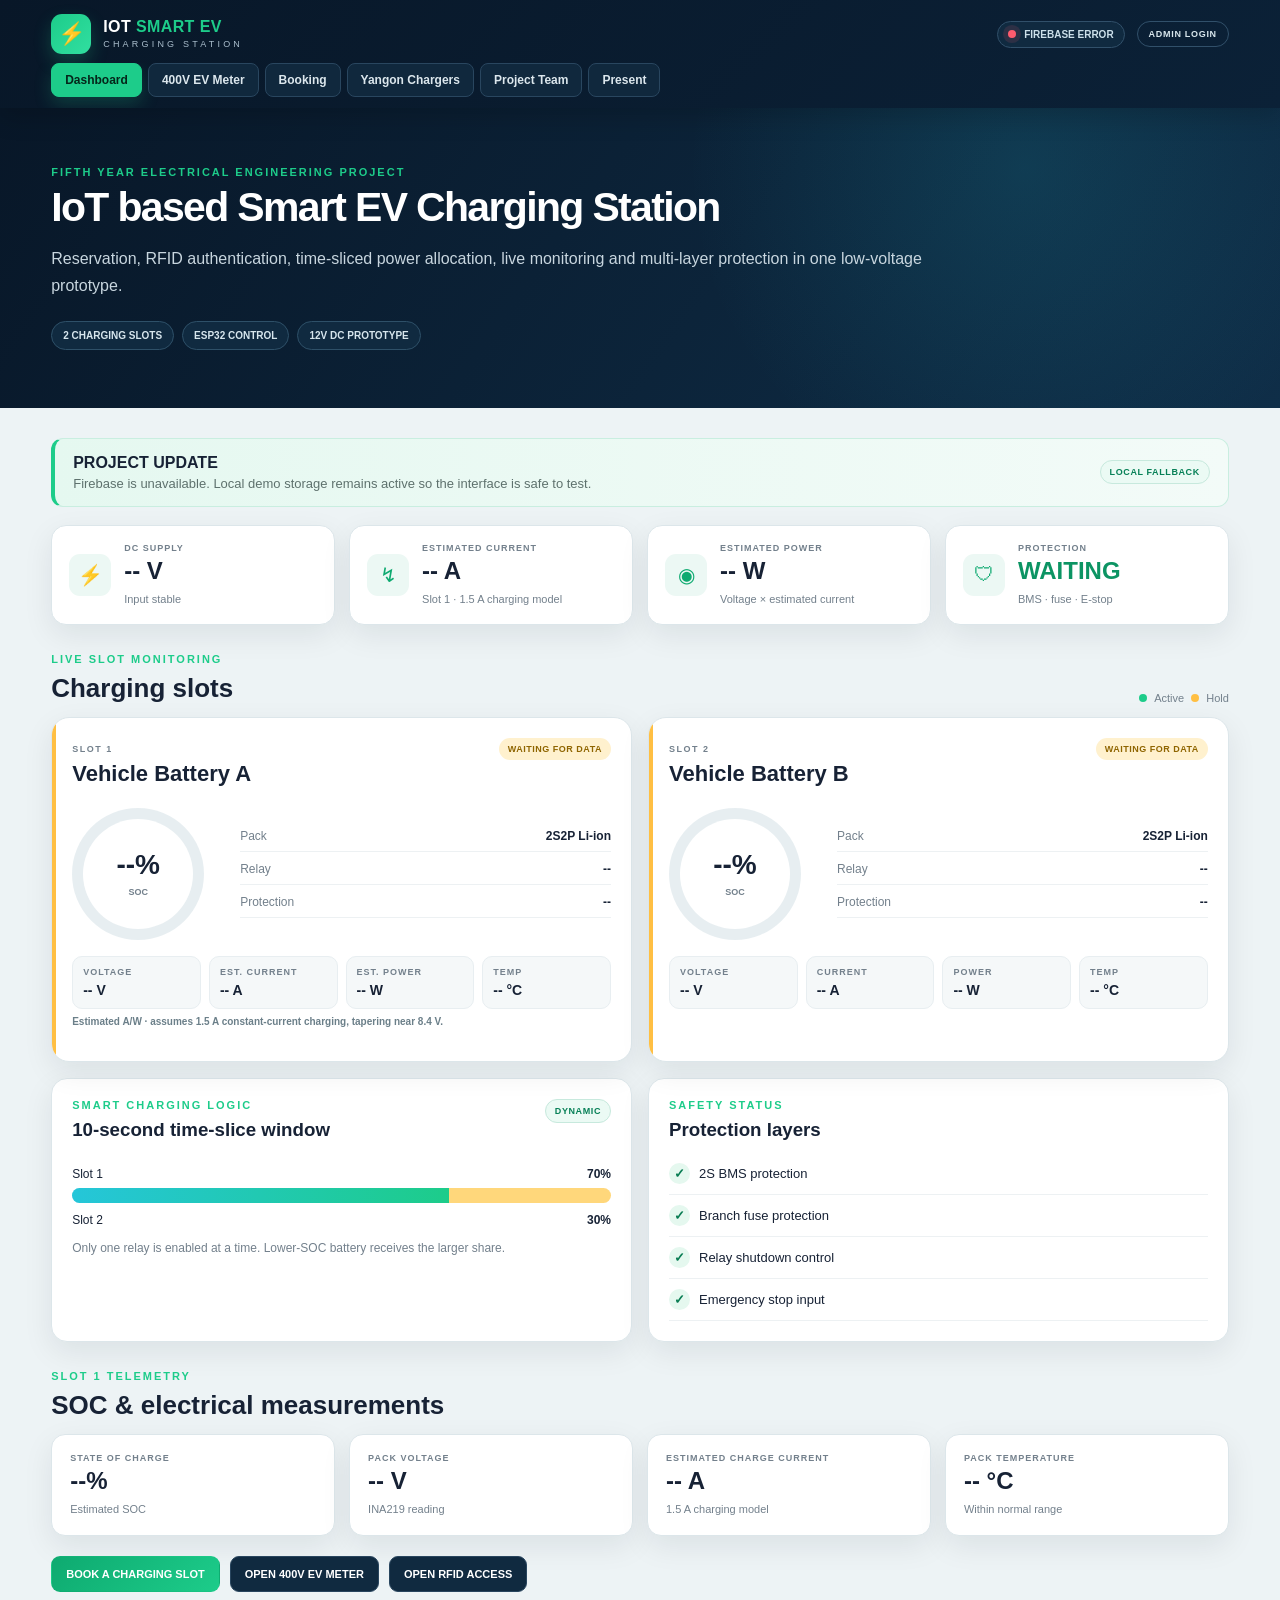
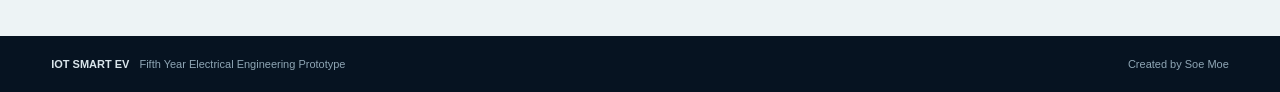
<file: index.html>
<!doctype html>
<html lang="en">
<head>
  <meta charset="utf-8">
  <meta name="viewport" content="width=device-width,initial-scale=1">
  <meta name="theme-color" content="#081728">
  <title>IOT Smart EV Charging Station</title>
  <meta name="description" content="IoT based Smart EV Charging Station - Fifth Year Electrical Engineering Project">
  <link rel="stylesheet" href="style.css?v=20261007-stability-v17">
</head>
<body>

<header class="site-header">
  <div class="brand-row">
    <div class="brand-mark">⚡</div>
    <div class="brand-copy">
      <div class="brand-title">IOT <span>SMART EV</span></div>
      <div class="brand-subtitle">CHARGING STATION</div>
    </div>
    <div id="cloudStatus" class="system-pill" data-mode="starting">
      <span class="pulse"></span> CONNECTING
    </div>
    <button id="adminAccessBtn" class="admin-access-btn" type="button">
      ADMIN LOGIN
    </button>
  </div>

  <nav class="top-nav" aria-label="Main navigation">
    <button class="nav-tab active" data-page="dashboard">Dashboard</button>
    <button class="nav-tab" data-page="meter">400V EV Meter</button>
    <button class="nav-tab" data-page="booking">Booking</button>
    <button class="nav-tab admin-only hidden" data-page="rfid">RFID Access</button>
    <button class="nav-tab" data-page="chargers">Yangon Chargers</button>
    <button class="nav-tab" data-page="team">Project Team</button>
    <button class="nav-tab" data-page="present">Present</button>
  </nav>
</header>

<main>

<section id="dashboard" class="page active-page">
  <div class="hero">
    <div class="hero-inner">
      <p class="eyebrow">FIFTH YEAR ELECTRICAL ENGINEERING PROJECT</p>
      <h1 id="hero-main-title">IoT based Smart EV Charging Station</h1>
      <p class="hero-text">
        Reservation, RFID authentication, time-sliced power allocation,
        live monitoring and multi-layer protection in one low-voltage prototype.
      </p>

      <div class="chips">
        <span>2 CHARGING SLOTS</span>
        <span>ESP32 CONTROL</span>
        <span>12V DC PROTOTYPE</span>
      </div>
    </div>
  </div>

  <div class="section-wrap">

    <div class="status-banner">
      <div>
        <b>PROJECT UPDATE</b>
        <p id="projectModeText">Connecting the interface to its data source.</p>
      </div>
      <span id="projectModeTag" class="status-tag">STARTING</span>
    </div>

    <div class="metric-grid">

      <article class="metric-card">
        <div class="metric-icon">⚡</div>
        <div>
          <small>DC SUPPLY</small>
          <strong id="stationSupply">-- V</strong>
          <span>Input stable</span>
        </div>
      </article>

      <article class="metric-card">
        <div class="metric-icon">↯</div>
        <div>
          <small>ESTIMATED CURRENT</small>
          <strong id="stationCurrent">-- A</strong>
          <span>Slot 1 · 1.5 A charging model</span>
        </div>
      </article>

      <article class="metric-card">
        <div class="metric-icon">◉</div>
        <div>
          <small>ESTIMATED POWER</small>
          <strong id="stationPower">-- W</strong>
          <span>Voltage × estimated current</span>
        </div>
      </article>

      <article class="metric-card">
        <div class="metric-icon">🛡</div>
        <div>
          <small>PROTECTION</small>
          <strong id="stationProtection" class="good">WAITING</strong>
          <span>BMS · fuse · E-stop</span>
        </div>
      </article>

    </div>

    <div class="section-heading-row">
      <div>
        <p class="section-kicker">LIVE SLOT MONITORING</p>
        <h2>Charging slots</h2>
      </div>

      <div class="legend">
        <i class="dot green-dot"></i> Active
        <i class="dot amber-dot"></i> Hold
      </div>
    </div>

    <div class="slot-grid">

      <article id="slot1Card" class="slot-card hold">

        <div class="slot-top">
          <div>
            <span class="slot-label">SLOT 1</span>
            <h3>Vehicle Battery A</h3>
          </div>
          <span id="slot1Status" class="badge badge-amber">WAITING FOR DATA</span>
        </div>

        <div class="soc-row">

          <div id="slot1SocRing" class="soc-ring" style="--p:0">
            <div>
              <b id="slot1Soc">--%</b>
              <span>SOC</span>
            </div>
          </div>

          <div class="slot-details">
            <p><span>Pack</span><b>2S2P Li-ion</b></p>
            <p><span>Relay</span><b id="slot1Relay">--</b></p>
            <p><span>Protection</span><b id="slot1Protection">--</b></p>
          </div>

        </div>

        <div class="reading-grid">
          <div><small>VOLTAGE</small><strong id="slot1Voltage">-- V</strong></div>
          <div><small>EST. CURRENT</small><strong id="slot1Current">-- A</strong></div>
          <div><small>EST. POWER</small><strong id="slot1Power">-- W</strong></div>
          <div><small>TEMP</small><strong id="slot1Temperature">-- °C</strong></div>
        </div>

        <p class="field-hint">Estimated A/W · assumes 1.5 A constant-current charging, tapering near 8.4 V.</p>

      </article>

      <article id="slot2Card" class="slot-card hold">

        <div class="slot-top">
          <div>
            <span class="slot-label">SLOT 2</span>
            <h3>Vehicle Battery B</h3>
          </div>

          <span id="slot2Status" class="badge badge-amber">WAITING FOR DATA</span>
        </div>

        <div class="soc-row">

          <div id="slot2SocRing" class="soc-ring amber-ring" style="--p:0">
            <div>
              <b id="slot2Soc">--%</b>
              <span>SOC</span>
            </div>
          </div>

          <div class="slot-details">
            <p><span>Pack</span><b>2S2P Li-ion</b></p>
            <p><span>Relay</span><b id="slot2Relay">--</b></p>
            <p><span>Protection</span><b id="slot2Protection">--</b></p>
          </div>

        </div>

        <div class="reading-grid">
          <div><small>VOLTAGE</small><strong id="slot2Voltage">-- V</strong></div>
          <div><small>CURRENT</small><strong id="slot2Current">-- A</strong></div>
          <div><small>POWER</small><strong id="slot2Power">-- W</strong></div>
          <div><small>TEMP</small><strong id="slot2Temperature">-- °C</strong></div>
        </div>

      </article>

    </div>

    <div class="two-col">

      <article class="panel">

        <div class="panel-head">
          <div>
            <p class="section-kicker">SMART CHARGING LOGIC</p>
            <h3>10-second time-slice window</h3>
          </div>
          <span class="status-tag">DYNAMIC</span>
        </div>

        <div class="allocation-row">
          <span>Slot 1</span>
          <b>70%</b>
        </div>

        <div class="allocation-track">
          <div class="allocation-fill"></div>
        </div>

        <div class="allocation-row slot2">
          <span>Slot 2</span>
          <b>30%</b>
        </div>

        <p class="muted">
          Only one relay is enabled at a time. Lower-SOC battery receives the larger share.
        </p>

      </article>

      <article class="panel">

        <div class="panel-head">
          <div>
            <p class="section-kicker">SAFETY STATUS</p>
            <h3>Protection layers</h3>
          </div>
        </div>

        <ul class="safety-list">
          <li><span>✓</span> 2S BMS protection</li>
          <li><span>✓</span> Branch fuse protection</li>
          <li><span>✓</span> Relay shutdown control</li>
          <li><span>✓</span> Emergency stop input</li>
        </ul>

      </article>

    </div>

    <div class="section-heading-row">
      <div>
        <p class="section-kicker">SLOT 1 TELEMETRY</p>
        <h2>SOC & electrical measurements</h2>
      </div>
    </div>

    <div class="measurement-grid">
      <article>
        <small>STATE OF CHARGE</small>
        <strong id="telemetrySoc">--%</strong>
        <span>Estimated SOC</span>
      </article>

      <article>
        <small>PACK VOLTAGE</small>
        <strong id="telemetryVoltage">-- V</strong>
        <span>INA219 reading</span>
      </article>

      <article>
        <small>ESTIMATED CHARGE CURRENT</small>
        <strong id="telemetryCurrent">-- A</strong>
        <span>1.5 A charging model</span>
      </article>

      <article>
        <small>PACK TEMPERATURE</small>
        <strong id="telemetryTemperature">-- °C</strong>
        <span>Within normal range</span>
      </article>
    </div>

    <div class="dashboard-actions">
      <button class="primary-btn" data-go="booking">BOOK A CHARGING SLOT</button>
      <button class="secondary-btn" data-go="meter">OPEN 400V EV METER</button>
      <button class="secondary-btn" data-go="rfid">OPEN RFID ACCESS</button>
    </div>

  </div>
</section>

<section id="meter" class="page ev-meter-page">

  <div class="page-hero meter-page-hero">
    <p class="eyebrow">400V-CLASS DIGITAL TWIN</p>
    <h1>Projected EV energy meter</h1>
    <p>
      An estimated engineering projection that maps the low-voltage prototype
      to a 400V-class EV charging model while the physical safety system remains
      controlled only by the real INA219 measurements.
    </p>

    <div class="meter-scale-pills" aria-label="Digital twin scale factors">
      <span>VOLTAGE ×50</span>
      <span>ESTIMATED CURRENT ×5</span>
      <span>POWER &amp; ENERGY ×250</span>
    </div>
  </div>

  <div class="section-wrap meter-section-wrap">

    <div class="projection-disclaimer">
      <div class="projection-mark" aria-hidden="true">EV</div>
      <div>
        <b>PROJECTED MODEL — NOT AN ACTUAL UTILITY BILL</b>
        <p>
          Current, power, energy and cost use an assumed 1.5 A charging model.
          Voltage, relay state and protection come from live station data.
        </p>
      </div>
      <span id="meterSourceState" class="status-tag">WAITING</span>
    </div>

    <article class="panel ev-meter-console">
      <div class="meter-console-head">
        <div>
          <p class="section-kicker">LIVE DIGITAL TWIN</p>
          <h2>400V-class charging output</h2>
          <p class="meter-console-copy">
            Live Slot 1 voltage and estimated charging current use one consistent
            scale, so projected power always equals voltage × current.
          </p>
        </div>

        <label class="billing-rate-control">
          Vehicle rate
          <select id="billingRate">
            <option value="750">Private car · K750/kWh</option>
            <option value="700">Passenger EV / Taxi · K700/kWh</option>
          </select>
        </label>
      </div>

      <div class="ev-meter-live-grid">
        <div class="ev-meter-reading">
          <span class="meter-reading-icon">V</span>
          <small>PROJECTED VOLTAGE</small>
          <strong id="projectedVoltage">0.0 V</strong>
          <em>400V-class range</em>
        </div>

        <div class="ev-meter-reading">
          <span class="meter-reading-icon">A</span>
          <small>PROJECTED CURRENT</small>
          <strong id="projectedCurrent">0.00 A</strong>
          <em>Scaled estimated current</em>
        </div>

        <div class="ev-meter-reading featured-reading">
          <span class="meter-reading-icon">kW</span>
          <small>PROJECTED POWER</small>
          <strong id="projectedPower">0.000 kW</strong>
          <em>Voltage × current</em>
        </div>
      </div>

      <div class="meter-divider" aria-hidden="true"></div>

      <div class="ev-meter-billing-grid">
        <div class="billing-result main-billing-result">
          <small>PROJECTED SESSION METER UNITS</small>
          <strong id="sessionEnergyKwh">0.000000 kWh</strong>
          <span>1 electricity unit = 1 kWh</span>
        </div>

        <div class="billing-result cost-result">
          <small>PROJECTED SESSION COST</small>
          <strong id="sessionCost">K0.00</strong>
          <span>Based on selected vehicle rate</span>
        </div>

        <div class="billing-result">
          <small>PROJECTED 1-HOUR ENERGY</small>
          <strong id="projectedHourEnergy">0.000 kWh</strong>
          <span>At the latest charging power</span>
        </div>

        <div class="billing-result">
          <small>PROJECTED 1-HOUR COST</small>
          <strong id="projectedHourCost">K0.00</strong>
          <span>Reference estimate only</span>
        </div>
      </div>

      <div class="meter-session-footer">
        <div>
          <small>SESSION STATUS</small>
          <strong id="sessionMeterStatus">WAITING FOR CHARGING</strong>
        </div>
        <p>
          A new charging session resets the projected meter automatically.
          RFID, relay control and all protection limits continue to use actual values.
        </p>
      </div>

      <div id="meterSessionActions" class="meter-session-actions" hidden>
        <button id="viewReceiptBtn" class="receipt-primary-btn" type="button">
          VIEW FINAL RECEIPT
        </button>
        <button id="resetSessionBtn" class="receipt-secondary-btn" type="button">
          NEW SESSION / CLEAR METER
        </button>
      </div>
    </article>

    <div class="meter-method-row">
      <span>2S PROTOTYPE</span>
      <b>×50 V · ×5 A</b>
      <span>400V-CLASS EV MODEL</span>
    </div>

  </div>

</section>

<dialog id="chargingReceiptDialog" class="receipt-dialog" aria-labelledby="receiptTitle">
  <article id="chargingReceipt" class="charging-receipt">
    <header class="receipt-header">
      <div class="receipt-brand-mark" aria-hidden="true">⚡</div>
      <div>
        <p>IOT SMART EV CHARGING STATION</p>
        <h2 id="receiptTitle">Charging Session Complete</h2>
      </div>
      <span class="receipt-status">FINAL ESTIMATE</span>
    </header>

    <div class="receipt-model-note">
      400V-CLASS PROJECTED CHARGING RECEIPT · PROTOTYPE ESTIMATE
    </div>

    <dl class="receipt-details">
      <div><dt>Receipt ID</dt><dd id="receiptId">—</dd></div>
      <div><dt>Charging slot</dt><dd id="receiptSlot">Slot 1</dd></div>
      <div><dt>Card owner</dt><dd id="receiptOwner">—</dd></div>
      <div><dt>Card UID</dt><dd id="receiptUid">—</dd></div>
      <div><dt>Vehicle / plate</dt><dd id="receiptPlate">—</dd></div>
      <div><dt>Vehicle rate</dt><dd id="receiptVehicleType">—</dd></div>
      <div><dt>Start time</dt><dd id="receiptStartedAt">—</dd></div>
      <div><dt>End time</dt><dd id="receiptEndedAt">—</dd></div>
      <div><dt>Charging duration</dt><dd id="receiptDuration">—</dd></div>
    </dl>

    <div class="receipt-billing">
      <div>
        <span>Projected energy</span>
        <strong id="receiptEnergy">0.000000 kWh</strong>
      </div>
      <div>
        <span>Rate</span>
        <strong id="receiptRate">K750.00 / kWh</strong>
      </div>
      <div class="receipt-total">
        <span>Total projected amount</span>
        <strong id="receiptTotal">K0.00</strong>
      </div>
    </div>

    <p class="receipt-disclaimer">
      This receipt is calculated from the transparent 400V-class digital-twin
      projection using the assumed charging current. It is a prototype estimate
      and not an actual utility bill.
    </p>

    <footer class="receipt-actions">
      <button id="printReceiptBtn" class="receipt-primary-btn" type="button">
        PRINT / SAVE RECEIPT
      </button>
      <button id="closeReceiptBtn" class="receipt-secondary-btn" type="button">
        CLOSE
      </button>
    </footer>
  </article>
</dialog>

<section id="booking" class="page">

  <div class="page-hero">
    <p class="eyebrow">RESERVATION SYSTEM</p>
    <h1>Book a charging time</h1>
    <p>
      Reserve with a registered RFID card. The same physical card verifies the booking when the driver arrives.
    </p>
  </div>

  <div class="section-wrap">

    <div class="booking-layout">

      <form id="bookingForm" class="panel form-panel">

        <div class="panel-head">
          <div>
            <p class="section-kicker">NEW RESERVATION</p>
            <h3>Driver & vehicle details</h3>
          </div>
        </div>

        <div class="form-grid">

          <label>
            RFID Card UID
            <input
              id="bookingCard"
              placeholder="Example: 42 8D 50 07"
              autocomplete="off"
              autocapitalize="characters"
              spellcheck="false"
              maxlength="20"
              aria-describedby="bookingCardHint"
              required>
            <small id="bookingCardHint" class="field-hint">
              Type the UID printed on the card. Spaces are optional.
            </small>
          </label>

          <label>
            Card Owner
            <input id="driver" placeholder="Auto-filled after UID verification" readonly required>
          </label>

          <label>
            Vehicle Plate
            <input id="plate" placeholder="Example: YGN-1234" required>
          </label>

          <label>
            Date
            <input id="date" type="date" required>
          </label>

          <label>
            Charging Slot
            <select id="slot">
              <option>Slot 1</option>
              <option>Slot 2</option>
            </select>
          </label>

          <label>
            Start Time
            <input id="time" type="time" required>
          </label>

          <label>
            Duration
            <select id="duration">
              <option value="30">30 minutes</option>
              <option value="60" selected>1 hour</option>
              <option value="90">1.5 hours</option>
              <option value="120">2 hours</option>
            </select>
          </label>

        </div>

        <button id="bookingSubmitBtn" class="primary-btn wide" type="submit" disabled>
          CHECK CONFLICT & CONFIRM BOOKING
        </button>

        <div id="bookingMsg" class="form-message" aria-live="polite"></div>

      </form>

      <aside class="panel booking-info">

        <p class="section-kicker">HOW IT WORKS</p>
        <h3>Conflict-aware reservation & no-show release</h3>

        <ol>
          <li>Type the RFID UID printed on the card; the verified owner name fills automatically.</li>
          <li>The website checks the shared Firebase calendar and rejects overlaps.</li>
          <li>Arrive within 15 minutes of the booked start time or the slot is released automatically.</li>
          <li>At the station, tap the same card. Its UID must match the confirmed booking.</li>
        </ol>

        <div class="note-box">
          A successful RFID check-in during the 15-minute arrival window keeps the booking active. Unregistered cards cannot create a booking.
        </div>

      </aside>

    </div>

    <div class="section-heading-row">

      <div>
        <p class="section-kicker">LIVE CALENDAR</p>
        <h2>Charging schedule</h2>
      </div>

      <button id="clearBookings" class="ghost-btn admin-only hidden">
        CLEAR BOOKINGS
      </button>

    </div>

    <div class="calendar-grid">

      <article class="panel">

        <div class="calendar-title">
          <span class="slot-dot slot1-dot"></span>

          <div>
            <small>SLOT 1</small>
            <h3>Live Calendar</h3>
          </div>
        </div>

        <div id="slot1Bookings" class="booking-list"></div>

      </article>

      <article class="panel">

        <div class="calendar-title">
          <span class="slot-dot slot2-dot"></span>

          <div>
            <small>SLOT 2</small>
            <h3>Live Calendar</h3>
          </div>
        </div>

        <div id="slot2Bookings" class="booking-list"></div>

      </article>

    </div>

  </div>

</section>

<section id="rfid" class="page admin-only-page">

  <div class="page-hero">

    <p class="eyebrow">ADMIN · CARD ENROLLMENT & ACCESS MONITOR</p>
    <h1>RFID station access</h1>

    <p>
      The physical RC522 reader sends card scans through ESP32 to Firebase. Admins enroll cards and monitor access without typing UIDs manually.
    </p>

  </div>

  <div class="section-wrap">

    <div class="step-grid">

      <div class="step-card">
        <span>1</span>
        <b>Enter user details</b>
        <p>Admin enters the driver name and vehicle plate.</p>
      </div>

      <div class="step-card">
        <span>2</span>
        <b>Tap physical card</b>
        <p>RC522 reads the UID and ESP32 sends it to Firebase.</p>
      </div>

      <div class="step-card">
        <span>3</span>
        <b>Enroll & monitor</b>
        <p>Bind the detected card once, then monitor future access automatically.</p>
      </div>

    </div>

    <div class="two-col">

      <form id="rfidForm" class="panel">

        <div class="panel-head">
          <div>
            <p class="section-kicker">CARD ENROLLMENT</p>
            <h3>Bind a detected card to a user</h3>
          </div>
        </div>

        <div class="stack-form">

          <label>
            Full Name
            <input id="rfName" placeholder="Enter full name" required>
          </label>

          <label>
            Vehicle Plate
            <input id="rfPlate" placeholder="Vehicle registration" required>
          </label>

          <label>
            Email
            <input id="rfEmail" placeholder="Optional email">
          </label>

          <div class="note-box">
            <small>LATEST CARD FROM PHYSICAL READER</small><br>
            <strong id="enrollDetectedUid">WAITING FOR CARD</strong><br>
            <span id="enrollDetectedHint">Tap a card on the station RC522 reader.</span>
          </div>

        </div>

        <button id="enrollCardBtn" class="primary-btn wide" disabled>
          ENROLL DETECTED CARD
        </button>

      </form>

      <div class="panel">

        <div class="panel-head">

          <div>
            <p class="section-kicker">LIVE READER MONITOR</p>
            <h3>Latest station card scan</h3>
          </div>

          <span class="reader-led"></span>

        </div>

        <div class="scan-terminal">

          <div class="rfid-symbol">◉</div>

          <p>
            No UID entry is required here. The station reader publishes each scan through ESP32 and Firebase.
          </p>

          <div class="note-box">
            <small>READER STATUS</small><br>
            <strong id="readerStatus">WAITING FOR ESP32</strong><br>
            <span id="latestScanUid">No card detected yet</span><br>
            <span id="latestScanTime">Waiting for hardware data</span>
          </div>

          <div id="scanResult" class="scan-result">
            WAITING FOR HARDWARE SCAN
          </div>

        </div>

      </div>

    </div>

    <div class="panel">

      <div class="panel-head">

        <div>
          <p class="section-kicker">REGISTERED USERS</p>
          <h3>Shared RFID user list</h3>
        </div>

        <button id="clearUsers" class="ghost-btn">
          CLEAR RFID USERS
        </button>

      </div>

      <div id="rfidUsersList" class="user-list"></div>

    </div>

  </div>

</section>

<section id="chargers" class="page">

  <div class="page-hero">

    <p class="eyebrow">PUBLIC EV INFORMATION · YANGON</p>

    <h1>Yangon EV charging station guide</h1>

    <p>
      A presentation-ready reference page for selected public charging locations and indicative charging rates.
    </p>

  </div>

  <div class="section-wrap">

    <div class="rate-panel">

      <div>
        <small>PASSENGER EV / TAXI</small>
        <strong>K700<span>/kWh</span></strong>
      </div>

      <div>
        <small>PRIVATE CAR</small>
        <strong>K750<span>/kWh</span></strong>
      </div>

    </div>

    <div class="charger-grid">

      <article class="charger-card">
        <span>01</span>
        <h3>Yangon Central Railway Station EV Charging Station</h3>
        <p>Mingalar Taung Nyunt</p>
        <button class="ghost-btn map-btn"
                data-map="Yangon Central Railway Station EV Charging Station">
          SEARCH IN MAPS
        </button>
      </article>

      <article class="charger-card">
        <span>02</span>
        <h3>Thiri Mingalar Market EV Charging Station</h3>
        <p>Hlaing</p>
        <button class="ghost-btn map-btn"
                data-map="Thiri Mingalar Market EV Charging Station Yangon">
          SEARCH IN MAPS
        </button>
      </article>

      <article class="charger-card">
        <span>03</span>
        <h3>Dagon Ayar Highway Bus Terminal Charging Location</h3>
        <p>Hlaing Tharyar</p>
        <button class="ghost-btn map-btn"
                data-map="Dagon Ayar Highway Bus Terminal Yangon">
          SEARCH IN MAPS
        </button>
      </article>

      <article class="charger-card">
        <span>04</span>
        <h3>Thakin Mya Park Charging Location</h3>
        <p>Ahlone</p>
        <button class="ghost-btn map-btn"
                data-map="Thakin Mya Park Yangon">
          SEARCH IN MAPS
        </button>
      </article>

      <article class="charger-card">
        <span>05</span>
        <h3>Sandisolar Solar EV Charging Station</h3>
        <p>Mayangone</p>
        <button class="ghost-btn map-btn"
                data-map="Sandisolar Solar EV Charging Station Yangon">
          SEARCH IN MAPS
        </button>
      </article>

      <article class="charger-card">
        <span>06</span>
        <h3>Max Energy – Shwe Pyi Thar</h3>
        <p>Shwe Pyi Thar</p>
        <button class="ghost-btn map-btn"
                data-map="Max Energy Shwe Pyi Thar Yangon">
          SEARCH IN MAPS
        </button>
      </article>

      <article class="charger-card">
        <span>07</span>
        <h3>PT Power – Thaketa</h3>
        <p>Thaketa</p>
        <button class="ghost-btn map-btn"
                data-map="PT Power Thaketa Yangon">
          SEARCH IN MAPS
        </button>
      </article>

      <article class="charger-card">
        <span>08</span>
        <h3>Royal Victory Service</h3>
        <p>Mingalardon</p>
        <button class="ghost-btn map-btn"
                data-map="Royal Victory Service Mingalardon Yangon">
          SEARCH IN MAPS
        </button>
      </article>

    </div>

  </div>

</section>

<section id="team" class="page">

  <div class="page-hero">

    <p class="eyebrow">PRESENTED BY · GROUP I</p>

    <h1>Meet the project team</h1>

    <p>
      Fifth Year Electrical Engineering project team.
    </p>

  </div>

  <div class="section-wrap">
<div class="team-head-card">

  <img src="Hmawbi-logo.png"
       alt="TU(Hmawbi) Logo"
       class="school-logo">

  <div>
    <small>TECHNOLOGICAL UNIVERSITY (HMAWBI)</small>
    <h3>Electrical Power Engineering</h3>
  </div>

  <img src="Ep-logo.png"
       alt="Electrical Power Department Logo"
       class="ep-logo">

</div>

    <div class="panel team-table-wrap">

      <div class="panel-head">

        <div>
          <p class="section-kicker">GROUP I</p>
          <h3>List of members</h3>
        </div>

        <span class="status-tag">
          11 MEMBERS
        </span>

      </div>

      <table>

        <thead>
          <tr>
            <th>No.</th>
            <th>Roll No.</th>
            <th>Name</th>
            <th>Role</th>
          </tr>
        </thead>

        <tbody>

          <tr>
            <td>1</td>
            <td>V EP - 2</td>
            <td>Ma Myint Zu Khin</td>
            <td>Member</td>
          </tr>

          <tr>
            <td>2</td>
            <td>V EP - 3</td>
            <td>Ma Thin Lae Lae Hlaing</td>
            <td>Member</td>
          </tr>

          <tr class="leader">
            <td>3</td>
            <td>V EP - 5</td>
            <td>Mg Soe Moe</td>
            <td>
              <span class="leader-pill">
                Group Leader
              </span>
            </td>
          </tr>

          <tr>
            <td>4</td>
            <td>V EP - 13</td>
            <td>Ma Phoo Than Thar Khin</td>
            <td>Member</td>
          </tr>

          <tr>
            <td>5</td>
            <td>V EP - 14</td>
            <td>Mg Kyaw Zayar Min</td>
            <td>Member</td>
          </tr>

          <tr>
            <td>6</td>
            <td>V EP - 17</td>
            <td>Ma Hsu Lae Phyu</td>
            <td>Member</td>
          </tr>

          <tr>
            <td>7</td>
            <td>V EP - 19</td>
            <td>Ma Mya Thin Kyu</td>
            <td>Member</td>
          </tr>

          <tr>
            <td>8</td>
            <td>V EP - 21</td>
            <td>Mg Bhone Pyae Khant</td>
            <td>Member</td>
          </tr>

          <tr>
            <td>9</td>
            <td>V EP - 26</td>
            <td>Mg Aung Sett Paing</td>
            <td>Member</td>
        </tr>
          
          <tr>
            <td>10</td>
            <td>V EP - 27</td>
            <td>Mg Kaung Htet</td>
            <td>Member</td>
          </tr>

          <tr>
            <td>11</td>
            <td>V EP - 30</td>
            <td>Mg Thet Paing Aung</td>
            <td>Member</td>
          </tr>

          <tr>
            <td>12</td>
            <td>V EP - 33</td>
            <td>Mg Kyaw Myo Win</td>
            <td>Member</td>
          </tr>

        </tbody>

      </table>

    </div>

  </div>

</section>

<section id="present" class="page">

  <div class="presentation-stage">

    <div class="presentation-logo">⚡</div>

    <p class="eyebrow">
      FIFTH YEAR ELECTRICAL ENGINEERING PROJECT
    </p>

    <h1>
      IoT based Smart EV Charging Station
    </h1>

    <p>
      Smart charging · RFID access · reservation · protection · monitoring
    </p>

    <div class="presentation-actions">

      <button class="primary-btn" data-go="dashboard">
        OPEN DASHBOARD
      </button>

      <button id="fullscreenBtn" class="secondary-btn">
        FULL SCREEN
      </button>

    </div>

    <small>
      Presented by Group I
    </small>

  </div>

</section>

</main>

<dialog id="adminDialog" class="admin-dialog">

  <div class="admin-dialog-head">
    <div>
      <p class="section-kicker">PROJECT OWNER ACCESS</p>
      <h2>Admin sign in</h2>
    </div>

    <button id="adminCloseBtn" class="dialog-close" type="button" aria-label="Close">
      ×
    </button>
  </div>

  <form id="adminLoginForm" class="admin-login-form">

    <div id="adminLoginFields" class="stack-form">
      <label>
        Admin Email
        <input id="adminEmail" type="email" autocomplete="username" required>
      </label>

      <label>
        Password
        <input id="adminPassword" type="password" autocomplete="current-password" required>
      </label>

      <button id="adminLoginSubmit" class="primary-btn wide" type="submit">
        SIGN IN AS ADMIN
      </button>
    </div>

    <div id="adminSessionPanel" class="admin-session hidden">
      <span class="admin-shield">✓</span>
      <b>OWNER SESSION ACTIVE</b>
      <span id="adminSessionEmail"></span>
      <button id="adminLogoutBtn" class="secondary-btn wide" type="button">
        SIGN OUT
      </button>
    </div>

    <div id="adminAuthMessage" class="form-message" aria-live="polite"></div>

  </form>

</dialog>

<footer class="site-footer">

  <div>
    <b>IOT SMART EV</b>
    <span>Fifth Year Electrical Engineering Prototype</span>
  </div>

  <span>
     Created by Soe Moe
  </span>

</footer>

<script type="module" src="app.js?v=20261007-estimated-v18"></script>

</body>
</html>
</file>
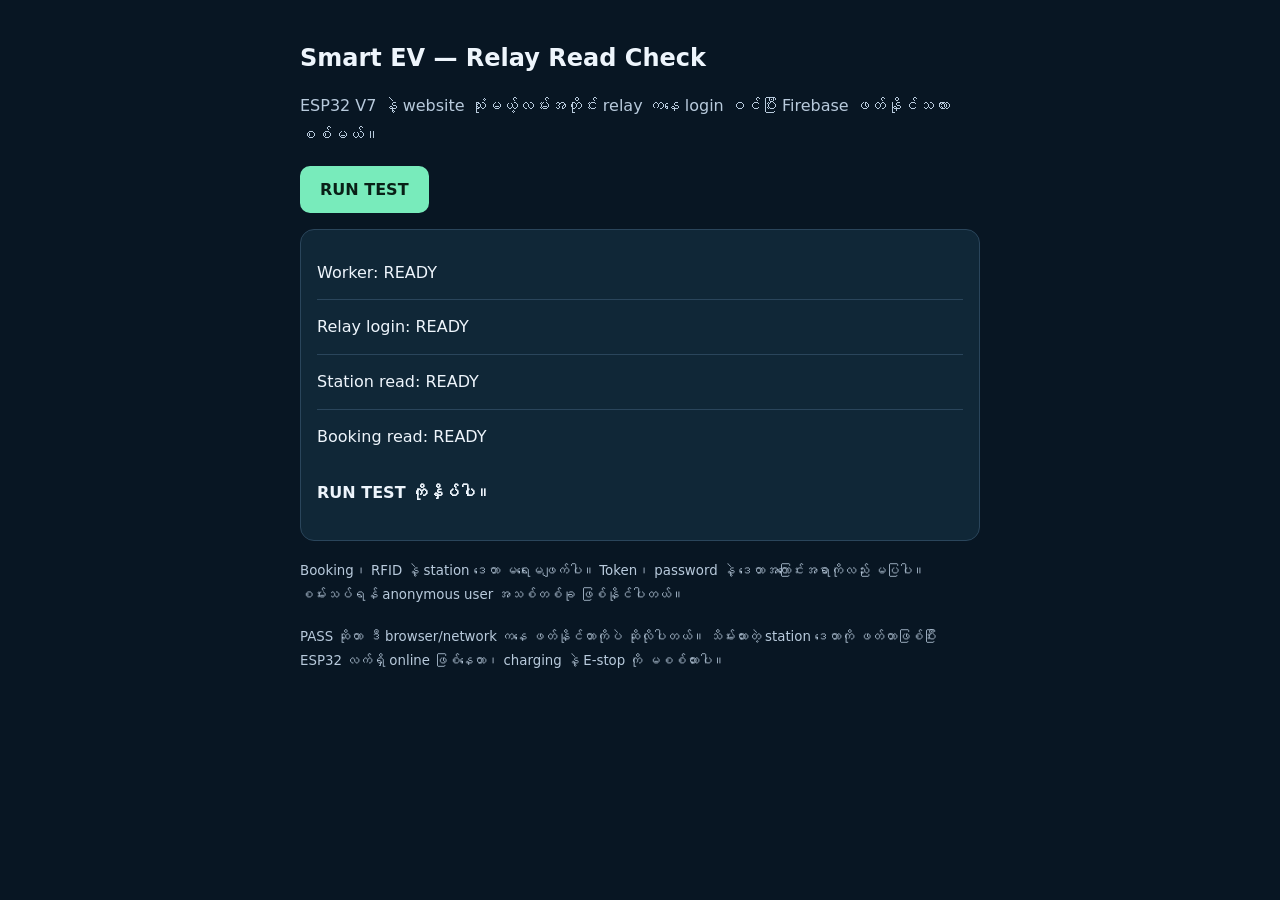
<file: cloudflare-check.html>
<!doctype html>
<html lang="my">
<head>
  <meta charset="utf-8">
  <meta name="viewport" content="width=device-width,initial-scale=1">
  <meta name="robots" content="noindex,nofollow">
  <meta name="referrer" content="no-referrer">
  <title>Smart EV — Relay Read Check</title>
  <style>
    :root{color-scheme:dark;font-family:system-ui,sans-serif;background:#081623;color:#eef5fc}
    body{margin:0}main{max-width:680px;margin:auto;padding:24px 18px}
    h1{font-size:1.5rem;line-height:1.5}p{line-height:1.8;color:#b8cadc}
    .card{background:#102737;border:1px solid #2a455b;border-radius:14px;padding:16px;margin:16px 0}
    ul{list-style:none;padding:0;margin:0}li{padding:14px 0;line-height:1.6;overflow-wrap:anywhere}
    li+li{border-top:1px solid #2a455b}.pass{color:#78ebbb}.fail{color:#ff98a5}.skip{color:#c4cddd}
    button{font:inherit;font-weight:700;padding:14px 20px;border:0;border-radius:10px;background:#78ebbb;color:#092017;cursor:pointer}
    button:disabled{opacity:.6;cursor:wait}button:focus-visible{outline:3px solid #fff;outline-offset:4px}
    #summary{font-weight:700;color:#eef5fc;overflow-wrap:anywhere}
    small{display:block;line-height:1.8;color:#b8cadc;margin-top:18px}
  </style>
</head>
<body>
<main>
  <h1>Smart EV — Relay Read Check</h1>
  <p>ESP32 V7 နဲ့ website သုံးမယ့်လမ်းအတိုင်း relay ကနေ login ဝင်ပြီး Firebase ဖတ်နိုင်သလား စစ်မယ်။</p>
  <button id="run" type="button">RUN TEST</button>
  <section class="card" aria-label="Test results" aria-live="polite">
    <ul>
      <li id="worker">Worker: READY</li>
      <li id="auth">Relay login: READY</li>
      <li id="station">Station read: READY</li>
      <li id="bookings">Booking read: READY</li>
    </ul>
    <p id="summary">RUN TEST ကိုနှိပ်ပါ။</p>
  </section>
  <small>Booking၊ RFID နဲ့ station ဒေတာ မရေးမဖျက်ပါ။ Token၊ password နဲ့ ဒေတာအကြောင်းအရာကိုလည်း မပြပါ။ စမ်းသပ်ရန် anonymous user အသစ်တစ်ခု ဖြစ်နိုင်ပါတယ်။</small>
  <small>PASS ဆိုတာ ဒီ browser/network ကနေ ဖတ်နိုင်တာကိုပဲ ဆိုလိုပါတယ်။ သိမ်းထားတဲ့ station ဒေတာကို ဖတ်တာဖြစ်ပြီး ESP32 လက်ရှိ online ဖြစ်နေတာ၊ charging နဲ့ E-stop ကို မစစ်ထားပါ။</small>
</main>
<script>
  // Give a visible error even if the local module cannot load.
  const checkButton = document.getElementById("run");
  checkButton.disabled = true;
  const checkLoadTimer = setTimeout(() => {
    document.getElementById("summary").textContent = "PAGE LOAD FAILED — Refresh လုပ်ပါ။";
  }, 15000);
  window.cloudflareCheckReady = () => {
    clearTimeout(checkLoadTimer);
    checkButton.disabled = false;
  };
</script>
<script type="module" src="./cloudflare-check.mjs?v=20261004-auth-proxy-v8"></script>
</body>
</html>
</file>
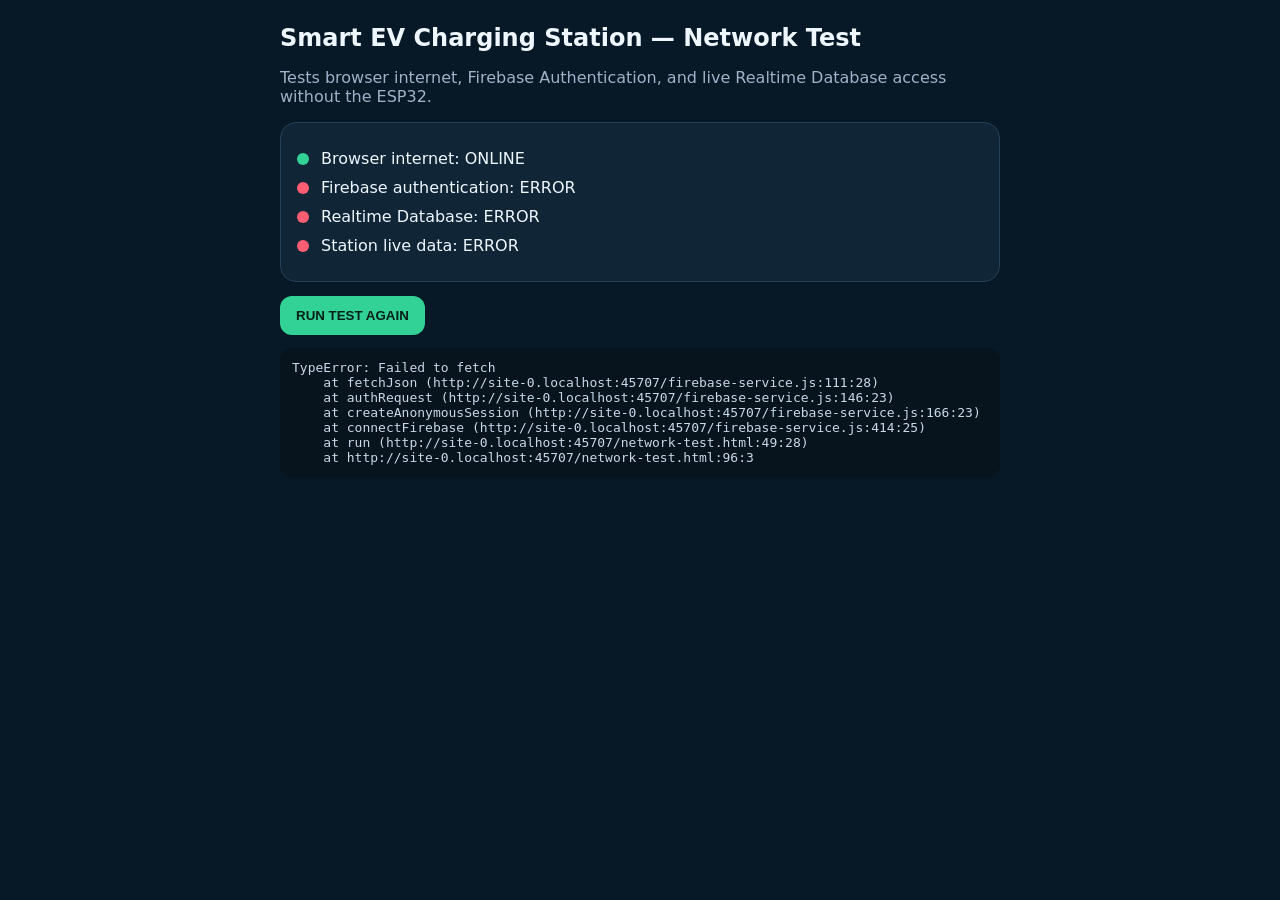
<file: network-test.html>
<!doctype html>
<html lang="en">
<head>
  <meta charset="utf-8">
  <meta name="viewport" content="width=device-width,initial-scale=1">
  <title>Smart EV Network Test</title>
  <style>
    body{font-family:system-ui,-apple-system,sans-serif;margin:0;background:#071827;color:#eef7ff}
    main{max-width:720px;margin:auto;padding:24px}
    h1{font-size:1.5rem;margin:0 0 8px}.muted{color:#9fb3c8}.card{background:#102536;border:1px solid #254157;border-radius:16px;padding:16px;margin:14px 0}.row{display:flex;gap:12px;align-items:center;margin:10px 0}.dot{width:12px;height:12px;border-radius:50%;background:#f2b544;flex:0 0 auto}.pass .dot{background:#32d296}.fail .dot{background:#ff5d73}pre{white-space:pre-wrap;word-break:break-word;background:#07131d;padding:12px;border-radius:12px;color:#c8d9e8}button{border:0;border-radius:12px;padding:12px 16px;font-weight:700;background:#32d296;color:#062019}
  </style>
</head>
<body>
<main>
  <h1>Smart EV Charging Station — Network Test</h1>
  <p class="muted">Tests browser internet, Firebase Authentication, and live Realtime Database access without the ESP32.</p>

  <div class="card">
    <div id="browser" class="row"><span class="dot"></span><span>Browser internet: checking…</span></div>
    <div id="auth" class="row"><span class="dot"></span><span>Firebase authentication: checking…</span></div>
    <div id="db" class="row"><span class="dot"></span><span>Realtime Database: checking…</span></div>
    <div id="station" class="row"><span class="dot"></span><span>Station live data: checking…</span></div>
  </div>

  <button id="retry">RUN TEST AGAIN</button>
  <pre id="details">Starting test…</pre>
</main>

<script type="module">
  import { connectFirebase, subscribeStation } from './firebase-service.js';

  const details = document.getElementById('details');
  const retry = document.getElementById('retry');

  function status(id, mode, text){
    const el = document.getElementById(id);
    el.className = `row ${mode}`;
    el.querySelector('span:last-child').textContent = text;
  }

  async function run(){
    details.textContent = 'Starting test…';
    status('browser', navigator.onLine ? 'pass' : 'fail', `Browser internet: ${navigator.onLine ? 'ONLINE' : 'OFFLINE'}`);
    status('auth','', 'Firebase authentication: checking…');
    status('db','', 'Realtime Database: checking…');
    status('station','', 'Station live data: checking…');

    try {
      const result = await connectFirebase();
      if (!result.connected) {
        status('auth','fail','Firebase authentication / database: FAILED');
        status('db','fail','Realtime Database: NOT READY');
        status('station','fail','Station live data: NOT READY');
        details.textContent = `Connection failed: ${result.reason || 'Unknown error'}`;
        return;
      }

      status('auth','pass', `Firebase authentication: PASS (${result.isAdmin ? 'ADMIN' : result.isAnonymous ? 'ANONYMOUS' : 'USER'})`);
      status('db','pass','Realtime Database: PASS');

      let finished = false;
      const stop = subscribeStation(
        station => {
          if (finished) return;
          finished = true;
          stop?.();
          const slot1 = station?.slots?.slot1 || {};
          status('station','pass', `Station live data: PASS (${slot1.state || 'data received'})`);
          details.textContent = JSON.stringify({
            uid: result.uid,
            slot1,
            rfid: station?.rfid || {}
          }, null, 2);
        },
        error => {
          details.textContent = `Station read error: ${error?.message || error}`;
        }
      );

      setTimeout(() => {
        if (finished) return;
        finished = true;
        stop?.();
        status('station','fail','Station live data: TIMEOUT');
        details.textContent += '\nNo station snapshot was received within 10 seconds.';
      }, 10000);
    } catch (error) {
      status('auth','fail','Firebase authentication: ERROR');
      status('db','fail','Realtime Database: ERROR');
      status('station','fail','Station live data: ERROR');
      details.textContent = String(error?.stack || error);
    }
  }

  retry.addEventListener('click', run);
  run();
</script>
</body>
</html>
</file>
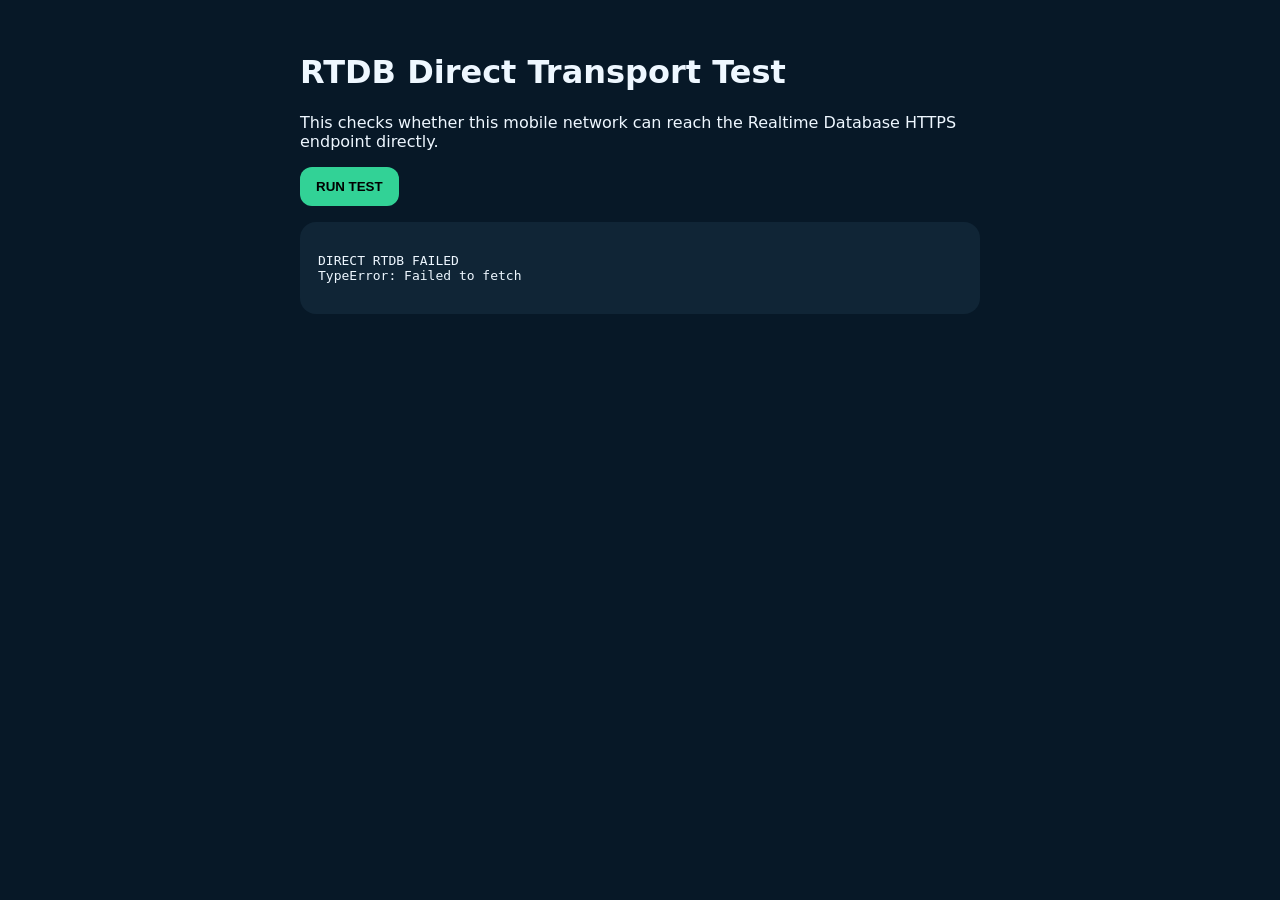
<file: rtdb-transport-test.html>
<!doctype html><html><head><meta charset="utf-8"><meta name="viewport" content="width=device-width,initial-scale=1"><title>RTDB Transport Test</title><style>body{font-family:system-ui;background:#071827;color:#eef7ff;padding:24px}main{max-width:680px;margin:auto}.card{background:#102536;border-radius:16px;padding:18px;margin-top:16px}button{padding:12px 16px;border:0;border-radius:12px;font-weight:700;background:#32d296}pre{white-space:pre-wrap;word-break:break-word}</style></head><body><main><h1>RTDB Direct Transport Test</h1><p>This checks whether this mobile network can reach the Realtime Database HTTPS endpoint directly.</p><button id="run">RUN TEST</button><div class="card"><pre id="out">Ready.</pre></div></main><script type="module">import{firebaseConfig}from'./firebase-config.js';const out=document.getElementById('out');async function run(){out.textContent='Testing direct HTTPS access...';const base=String(firebaseConfig.databaseURL||'').replace(/\/+$/,'');const controller=new AbortController();const timer=setTimeout(()=>controller.abort(),10000);try{const r=await fetch(base+'/.json?shallow=true',{signal:controller.signal,cache:'no-store'});const text=await r.text();out.textContent='DIRECT RTDB REACHABLE\nHTTP '+r.status+'\n'+text.slice(0,500)+'\n\nAny HTTP response, including Permission denied, means the RTDB host is reachable.';}catch(e){out.textContent='DIRECT RTDB FAILED\n'+(e?.name||'Error')+': '+(e?.message||e);}finally{clearTimeout(timer);}}document.getElementById('run').onclick=run;run();</script></body></html>
</file>
<file: style.css>
*{box-sizing:border-box}

:root{
  --navy:#081728;
  --navy2:#0f2e48;
  --green:#1dcc8a;
  --green2:#0eaa70;
  --cyan:#25c6d9;
  --amber:#ffbf43;
  --red:#e95353;
  --ink:#172235;
  --muted:#73808c;
  --bg:#edf3f5;
  --card:#ffffff;
  --border:#dce6ea;
  --shadow:0 10px 30px rgba(8,23,40,.08);
}

html{
  scroll-behavior:smooth;
}

body{
  margin:0;
  font-family:Inter,Segoe UI,Arial,sans-serif;
  background:var(--bg);
  color:var(--ink);
}

button,
input,
select{
  font:inherit;
}

button{
  cursor:pointer;
}

.hidden{
  display:none!important;
}

/* ===========================
   HEADER
=========================== */

.site-header{
  position:sticky;
  top:0;
  z-index:50;
  background:linear-gradient(135deg,var(--navy),#0b2137);
  color:white;
  box-shadow:0 8px 24px rgba(0,0,0,.18);
}

.brand-row{
  display:flex;
  align-items:center;
  gap:12px;
  padding:14px 4% 9px;
}

.brand-mark{
  display:grid;
  place-items:center;
  width:40px;
  height:40px;
  border-radius:11px;
  background:linear-gradient(135deg,var(--green),#31dfa0);
  color:#04291d;
  font-size:22px;
  box-shadow:0 8px 18px rgba(29,204,138,.24);
}

.brand-copy{
  line-height:1.05;
}

.brand-title{
  font-weight:900;
  letter-spacing:.4px;
}

.brand-title span{
  color:var(--green);
}

.brand-subtitle{
  font-size:9px;
  letter-spacing:3.2px;
  color:#a9bdcc;
  margin-top:4px;
}

.system-pill{
  margin-left:auto;
  display:flex;
  align-items:center;
  gap:8px;
  border:1px solid #31506a;
  background:#102a40;
  border-radius:99px;
  padding:7px 10px;
  font-size:10px;
  font-weight:800;
  color:#cce0ea;
}

.pulse{
  width:8px;
  height:8px;
  border-radius:50%;
  background:var(--green);
  box-shadow:0 0 0 5px rgba(29,204,138,.12);
}

.system-pill[data-mode="local"] .pulse,
.system-pill[data-mode="starting"] .pulse,
.system-pill[data-mode="station-offline"] .pulse{
  background:var(--amber);
  box-shadow:0 0 0 5px rgba(255,184,77,.12);
}

.system-pill[data-mode="error"] .pulse{
  background:#ff5b6e;
  box-shadow:0 0 0 5px rgba(255,91,110,.12);
}

.admin-access-btn{
  border:1px solid #31506a;
  background:transparent;
  color:#d9e7ed;
  border-radius:99px;
  padding:7px 11px;
  font-size:9px;
  font-weight:900;
  letter-spacing:.7px;
}

.admin-access-btn[data-admin="true"]{
  border-color:var(--green);
  background:rgba(29,204,138,.13);
  color:#7bf0c2;
}

/* ===========================
   TOP NAVIGATION
=========================== */

.top-nav{
  display:flex;
  gap:6px;
  padding:0 4% 11px;
  overflow-x:auto;
  scrollbar-width:none;
  white-space:nowrap;
}

.top-nav::-webkit-scrollbar{
  display:none;
}

.nav-tab{
  flex:0 0 auto;
  border:1px solid #29465f;
  background:#10283d;
  color:#dce7ed;
  border-radius:8px;
  padding:9px 13px;
  font-size:12px;
  font-weight:800;
  transition:.2s;
}

.nav-tab:hover{
  background:#173650;
}

.nav-tab.active{
  background:var(--green);
  border-color:var(--green);
  color:#05251a;
  box-shadow:0 8px 18px rgba(29,204,138,.2);
}

/* ===========================
   PAGE SYSTEM
=========================== */

.page{
  display:none;
  min-height:calc(100vh - 100px);
}

.page.active-page{
  display:block;
}

/* ===========================
   HERO
=========================== */

.hero,
.page-hero{
  background:
    radial-gradient(
      circle at 80% 20%,
      rgba(37,198,217,.13),
      transparent 32%
    ),
    linear-gradient(
      125deg,
      var(--navy),
      var(--navy2)
    );

  color:white;
  padding:58px 4%;
}

.hero-inner{
  max-width:980px;
}

.eyebrow,
.section-kicker{
  margin:0 0 8px;
  color:var(--green);
  font-size:11px;
  font-weight:900;
  letter-spacing:2px;
}

.hero h1,
.page-hero h1{
  font-size:clamp(34px,5vw,62px);
  line-height:1.03;
  margin:0 0 18px;
  max-width:980px;
}

.hero-text,
.page-hero>p{
  max-width:920px;
  line-height:1.65;
  color:#c8d6df;
}

.chips{
  display:flex;
  gap:8px;
  flex-wrap:wrap;
  margin-top:22px;
}

.chips span{
  border:1px solid #2e5068;
  background:#102a40;
  border-radius:99px;
  padding:8px 11px;
  font-size:10px;
  font-weight:800;
  color:#d7e6ed;
}

.section-wrap{
  padding:30px 4% 44px;
  max-width:1500px;
  margin:auto;
}

/* ===========================
   PROJECT STATUS
=========================== */

.status-banner{
  display:flex;
  align-items:center;
  gap:18px;
  justify-content:space-between;
  background:linear-gradient(90deg,#e5f8f0,#f3fbf8);
  border:1px solid #c9eee0;
  border-left:4px solid var(--green);
  padding:15px 18px;
  border-radius:12px;
  margin-bottom:18px;
}

.status-banner p{
  margin:4px 0 0;
  color:#5e716d;
  font-size:13px;
}

.status-tag{
  display:inline-flex;
  border:1px solid #c7e9dd;
  background:#ebfaf4;
  color:#078057;
  border-radius:99px;
  padding:6px 9px;
  font-size:9px;
  font-weight:900;
  letter-spacing:.6px;
}

/* ===========================
   METRICS
=========================== */

.metric-grid,
.measurement-grid{
  display:grid;
  grid-template-columns:repeat(4,minmax(0,1fr));
  gap:14px;
}

.metric-card{
  display:flex;
  gap:13px;
  align-items:center;
  background:var(--card);
  border:1px solid var(--border);
  border-radius:15px;
  padding:17px;
  box-shadow:var(--shadow);
}

.metric-icon{
  display:grid;
  place-items:center;
  width:42px;
  height:42px;
  border-radius:11px;
  background:#ecf8f4;
  color:var(--green2);
  font-size:20px;
}

.metric-card small,
.measurement-grid small,
.reading-grid small{
  display:block;
  color:var(--muted);
  font-size:9px;
  font-weight:800;
  letter-spacing:1px;
}

.metric-card strong,
.measurement-grid strong{
  display:block;
  font-size:24px;
  margin:4px 0;
}

.metric-card span,
.measurement-grid span{
  font-size:11px;
  color:var(--muted);
}

.good{
  color:#0c9463!important;
}

.warn{
  color:#a46a00!important;
}

/* ===========================
   SECTION HEADINGS
=========================== */

.section-heading-row{
  display:flex;
  justify-content:space-between;
  align-items:end;
  gap:16px;
  margin:28px 0 13px;
}

.section-heading-row h2{
  margin:0;
  font-size:26px;
}

.legend{
  font-size:11px;
  color:var(--muted);
  display:flex;
  align-items:center;
  gap:7px;
}

.dot{
  width:8px;
  height:8px;
  border-radius:50%;
  display:inline-block;
}

.green-dot{
  background:var(--green);
}

.amber-dot{
  background:var(--amber);
}

/* ===========================
   CHARGING SLOT CARDS
=========================== */

.slot-grid{
  display:grid;
  grid-template-columns:repeat(2,minmax(0,1fr));
  gap:16px;
}

.slot-card{
  background:var(--card);
  border:1px solid var(--border);
  border-radius:18px;
  padding:20px;
  box-shadow:var(--shadow);
  overflow:hidden;
  position:relative;
}

.slot-card:before{
  content:"";
  position:absolute;
  left:0;
  top:0;
  bottom:0;
  width:4px;
  background:var(--green);
}

.slot-card.hold:before{
  background:var(--amber);
}

.slot-top{
  display:flex;
  justify-content:space-between;
  align-items:start;
  gap:10px;
}

.slot-top h3{
  margin:5px 0;
  font-size:22px;
}

.slot-label{
  font-size:9px;
  font-weight:900;
  letter-spacing:1.5px;
  color:var(--muted);
}

.badge{
  border-radius:99px;
  padding:6px 9px;
  font-size:9px;
  font-weight:900;
  letter-spacing:.5px;
}

.badge-green{
  background:#e2f8ef;
  color:#087e56;
}

.badge-amber{
  background:#fff1ce;
  color:#8f6500;
}

/* ===========================
   SOC RING
=========================== */

.soc-row{
  display:grid;
  grid-template-columns:150px 1fr;
  gap:18px;
  align-items:center;
  margin:16px 0;
}

.soc-ring{
  --p:50;
  width:132px;
  height:132px;
  border-radius:50%;
  display:grid;
  place-items:center;
  background:
    conic-gradient(
      var(--green) calc(var(--p)*1%),
      #e7eef1 0
    );
  position:relative;
}

.soc-ring:before{
  content:"";
  position:absolute;
  inset:11px;
  border-radius:50%;
  background:white;
}

.soc-ring>div{
  position:relative;
  text-align:center;
}

.soc-ring b{
  display:block;
  font-size:28px;
}

.soc-ring span{
  font-size:9px;
  color:var(--muted);
  font-weight:800;
}

.amber-ring{
  background:
    conic-gradient(
      var(--amber) calc(var(--p)*1%),
      #e7eef1 0
    );
}

.slot-details p{
  display:flex;
  justify-content:space-between;
  gap:10px;
  margin:10px 0;
  padding-bottom:8px;
  border-bottom:1px solid #edf1f3;
  font-size:12px;
}

.slot-details span{
  color:var(--muted);
}

/* ===========================
   LIVE READINGS
=========================== */

.reading-grid{
  display:grid;
  grid-template-columns:repeat(4,1fr);
  gap:8px;
}

.reading-grid>div{
  background:#f5f8f9;
  border:1px solid #e8eef1;
  border-radius:10px;
  padding:10px;
}

.reading-grid strong{
  display:block;
  margin-top:5px;
  font-size:14px;
}

/* ===========================
   PANELS
=========================== */

.two-col,
.booking-layout{
  display:grid;
  grid-template-columns:repeat(2,minmax(0,1fr));
  gap:16px;
  margin-top:16px;
}

.panel{
  background:var(--card);
  border:1px solid var(--border);
  border-radius:16px;
  padding:20px;
  box-shadow:var(--shadow);
}

.panel-head{
  display:flex;
  justify-content:space-between;
  align-items:start;
  gap:12px;
}

.panel-head h3{
  margin:0 0 12px;
}

/* ===========================
   POWER ALLOCATION
=========================== */

.allocation-row{
  display:flex;
  justify-content:space-between;
  margin:14px 0 7px;
  font-size:12px;
}

.allocation-row.slot2{
  margin-top:10px;
}

.allocation-track{
  height:15px;
  border-radius:99px;
  background:
    linear-gradient(
      90deg,
      #d7e7f8 70%,
      #ffd77b 70%
    );
  overflow:hidden;
}

.allocation-fill{
  width:70%;
  height:100%;
  background:
    linear-gradient(
      90deg,
      #25c6d9,
      #1dcc8a
    );
}

.muted{
  color:var(--muted);
  font-size:12px;
  line-height:1.6;
}

/* ===========================
   SAFETY
=========================== */

.safety-list{
  list-style:none;
  padding:0;
  margin:0;
}

.safety-list li{
  display:flex;
  align-items:center;
  gap:9px;
  padding:10px 0;
  border-bottom:1px solid #edf1f3;
  font-size:13px;
}

.safety-list li span{
  display:grid;
  place-items:center;
  width:21px;
  height:21px;
  border-radius:50%;
  background:#e5f8ef;
  color:#087c52;
  font-weight:900;
}

.measurement-grid article{
  background:var(--card);
  border:1px solid var(--border);
  border-radius:14px;
  padding:18px;
  box-shadow:var(--shadow);
}

/* ===========================
   400V-CLASS EV METER
=========================== */

.meter-page-hero{
  position:relative;
  overflow:hidden;
  background:
    radial-gradient(circle at 82% 35%,rgba(29,204,138,.24),transparent 29%),
    radial-gradient(circle at 68% 0,rgba(37,198,217,.17),transparent 31%),
    linear-gradient(125deg,#061321,#0b2940 62%,#073a35);
}

.meter-page-hero:after{
  content:"";
  position:absolute;
  right:-90px;
  bottom:-150px;
  width:420px;
  height:420px;
  border:1px solid rgba(105,236,190,.2);
  border-radius:50%;
  box-shadow:
    0 0 0 42px rgba(105,236,190,.035),
    0 0 0 96px rgba(105,236,190,.025);
}

.meter-page-hero>*{
  position:relative;
  z-index:1;
}

.meter-scale-pills{
  display:flex;
  flex-wrap:wrap;
  gap:8px;
  margin-top:22px;
}

.meter-scale-pills span{
  border:1px solid rgba(109,232,190,.34);
  background:rgba(6,31,37,.7);
  color:#8df3cb;
  border-radius:99px;
  padding:8px 11px;
  font-size:10px;
  font-weight:900;
  letter-spacing:.7px;
}

.meter-section-wrap{
  max-width:1240px;
}

.projection-disclaimer{
  display:grid;
  grid-template-columns:auto 1fr auto;
  align-items:center;
  gap:15px;
  padding:16px 18px;
  margin-bottom:16px;
  border:1px solid #c9eee0;
  border-left:4px solid var(--green);
  border-radius:14px;
  background:linear-gradient(110deg,#e7f9f2,#f8fcfb);
}

.projection-mark{
  display:grid;
  place-items:center;
  width:44px;
  height:44px;
  border-radius:12px;
  background:#09253a;
  color:#6de8be;
  font-size:12px;
  font-weight:950;
  letter-spacing:1px;
}

.projection-disclaimer b{
  display:block;
  color:#075b42;
  font-size:12px;
  letter-spacing:.4px;
}

.projection-disclaimer p{
  margin:4px 0 0;
  color:#577069;
  font-size:12px;
  line-height:1.55;
}

.ev-meter-console{
  border:1px solid #1a4656;
  background:
    radial-gradient(circle at 100% 0,rgba(29,204,138,.13),transparent 28%),
    linear-gradient(145deg,#071827,#0a2234);
  color:#eef8f8;
  box-shadow:0 18px 42px rgba(8,23,40,.18);
}

.meter-console-head{
  display:flex;
  align-items:start;
  justify-content:space-between;
  gap:24px;
}

.meter-console-head h2{
  margin:0;
  font-size:clamp(24px,4vw,38px);
}

.meter-console-copy{
  max-width:700px;
  margin:8px 0 0;
  color:#9bb1bd;
  font-size:12px;
  line-height:1.6;
}

.billing-rate-control{
  min-width:245px;
  color:#9db3be;
  font-size:10px;
  font-weight:800;
  letter-spacing:.4px;
}

.billing-rate-control select{
  width:100%;
  margin-top:6px;
  padding:10px 11px;
  border:1px solid #315265;
  border-radius:9px;
  background:#102b3e;
  color:#f2fafb;
}

.ev-meter-live-grid{
  display:grid;
  grid-template-columns:repeat(3,minmax(0,1fr));
  gap:12px;
  margin-top:24px;
}

.ev-meter-reading{
  position:relative;
  min-height:142px;
  padding:18px;
  border:1px solid #25465a;
  border-radius:15px;
  background:rgba(15,43,62,.72);
  overflow:hidden;
}

.ev-meter-reading.featured-reading{
  border-color:rgba(57,219,159,.48);
  background:linear-gradient(145deg,rgba(13,79,62,.72),rgba(12,52,56,.72));
}

.meter-reading-icon{
  position:absolute;
  right:15px;
  top:13px;
  display:grid;
  place-items:center;
  min-width:34px;
  height:34px;
  padding:0 7px;
  border-radius:10px;
  background:rgba(109,232,190,.1);
  color:#6de8be;
  font-size:11px;
  font-weight:900;
}

.ev-meter-reading small,
.billing-result small,
.meter-session-footer small{
  display:block;
  color:#8da6b3;
  font-size:9px;
  font-weight:900;
  letter-spacing:1.2px;
}

.ev-meter-reading strong{
  display:block;
  margin-top:22px;
  color:#f3fbfa;
  font-size:clamp(25px,4vw,38px);
  line-height:1;
}

.ev-meter-reading em{
  display:block;
  margin-top:10px;
  color:#82a0ad;
  font-size:10px;
  font-style:normal;
}

.meter-divider{
  height:1px;
  margin:24px 0;
  background:linear-gradient(90deg,transparent,#2b5163 10%,#2b5163 90%,transparent);
}

.ev-meter-billing-grid{
  display:grid;
  grid-template-columns:repeat(4,minmax(0,1fr));
  gap:12px;
}

.billing-result{
  padding:17px;
  border:1px solid #24485b;
  border-radius:14px;
  background:#0c2639;
}

.billing-result.main-billing-result,
.billing-result.cost-result{
  grid-column:span 2;
  background:linear-gradient(135deg,rgba(12,72,61,.85),rgba(10,44,52,.85));
  border-color:rgba(62,211,157,.42);
}

.billing-result strong{
  display:block;
  margin:8px 0 6px;
  color:#72efc2;
  font-size:clamp(20px,3vw,31px);
}

.billing-result span{
  color:#89a4b0;
  font-size:10px;
}

.meter-session-footer{
  display:grid;
  grid-template-columns:minmax(190px,.55fr) 1.45fr;
  gap:24px;
  align-items:center;
  margin-top:18px;
  padding:16px 18px;
  border:1px solid #24475a;
  border-radius:13px;
  background:rgba(5,18,30,.7);
}

.meter-session-footer strong{
  display:block;
  margin-top:7px;
  color:#ffca67;
  font-size:14px;
}

.meter-session-footer p{
  margin:0;
  color:#91a8b4;
  font-size:11px;
  line-height:1.6;
}

.meter-session-actions{
  display:flex;
  justify-content:flex-end;
  gap:10px;
  margin-top:14px;
}

.meter-session-actions[hidden]{
  display:none;
}

.receipt-primary-btn,
.receipt-secondary-btn{
  border:1px solid transparent;
  border-radius:10px;
  padding:11px 15px;
  font-size:10px;
  font-weight:900;
  letter-spacing:.55px;
  cursor:pointer;
}

.receipt-primary-btn{
  color:#042119;
  background:linear-gradient(135deg,#79f0c7,#31cf96);
  box-shadow:0 8px 20px rgba(49,207,150,.18);
}

.receipt-secondary-btn{
  color:#dcebef;
  border-color:#3c5b6a;
  background:#132d3d;
}

.billing-rate-control select:disabled{
  cursor:not-allowed;
  opacity:.72;
}

.receipt-dialog{
  width:min(720px,calc(100% - 28px));
  max-height:calc(100vh - 28px);
  padding:0;
  border:0;
  border-radius:22px;
  background:transparent;
  box-shadow:0 26px 80px rgba(0,0,0,.38);
  overflow:auto;
}

.receipt-dialog::backdrop{
  background:rgba(3,12,20,.76);
  backdrop-filter:blur(4px);
}

.charging-receipt{
  position:relative;
  padding:26px;
  border:1px solid #cfe4dc;
  border-top:6px solid #31cf96;
  border-radius:20px;
  background:
    radial-gradient(circle at 100% 0,rgba(49,207,150,.11),transparent 28%),
    #fff;
  color:#102534;
}

.receipt-header{
  display:grid;
  grid-template-columns:auto 1fr auto;
  align-items:center;
  gap:14px;
  padding-bottom:18px;
  border-bottom:1px dashed #bdd4cc;
}

.receipt-brand-mark{
  display:grid;
  place-items:center;
  width:48px;
  height:48px;
  border-radius:13px;
  background:linear-gradient(145deg,#0a2637,#0d594a);
  color:#75efc4;
  font-size:23px;
}

.receipt-header p{
  margin:0 0 4px;
  color:#14825f;
  font-size:9px;
  font-weight:950;
  letter-spacing:1.2px;
}

.receipt-header h2{
  margin:0;
  color:#0b2232;
  font-size:clamp(21px,4vw,31px);
}

.receipt-status{
  padding:7px 10px;
  border:1px solid #a7e7d0;
  border-radius:99px;
  background:#e8faf3;
  color:#087c57;
  font-size:9px;
  font-weight:950;
  letter-spacing:.7px;
}

.receipt-model-note{
  margin:16px 0;
  padding:10px 12px;
  border-radius:10px;
  background:#0b2638;
  color:#7cefc7;
  font-size:9px;
  font-weight:900;
  letter-spacing:.75px;
  text-align:center;
}

.receipt-details{
  display:grid;
  grid-template-columns:repeat(2,minmax(0,1fr));
  gap:0 22px;
  margin:0;
}

.receipt-details>div{
  display:flex;
  justify-content:space-between;
  gap:14px;
  padding:10px 0;
  border-bottom:1px solid #e4eeea;
}

.receipt-details dt{
  color:#698078;
  font-size:10px;
  font-weight:750;
}

.receipt-details dd{
  margin:0;
  color:#172c39;
  font-size:11px;
  font-weight:900;
  text-align:right;
  overflow-wrap:anywhere;
}

.receipt-billing{
  display:grid;
  grid-template-columns:1fr 1fr;
  gap:10px;
  margin-top:18px;
}

.receipt-billing>div{
  padding:14px;
  border:1px solid #d9eae4;
  border-radius:12px;
  background:#f6fbf9;
}

.receipt-billing span{
  display:block;
  color:#657c75;
  font-size:9px;
  font-weight:850;
  letter-spacing:.45px;
  text-transform:uppercase;
}

.receipt-billing strong{
  display:block;
  margin-top:7px;
  color:#0c674a;
  font-size:18px;
}

.receipt-billing .receipt-total{
  grid-column:1 / -1;
  display:flex;
  align-items:center;
  justify-content:space-between;
  gap:18px;
  border-color:#99ddc4;
  background:linear-gradient(130deg,#e5f9f1,#f5fcf9);
}

.receipt-billing .receipt-total strong{
  margin:0;
  color:#07583f;
  font-size:clamp(25px,5vw,36px);
}

.receipt-disclaimer{
  margin:15px 0 0;
  color:#6a7d77;
  font-size:9px;
  line-height:1.55;
  text-align:center;
}

.receipt-actions{
  display:flex;
  justify-content:center;
  gap:10px;
  margin-top:18px;
  padding-top:17px;
  border-top:1px dashed #bdd4cc;
}

.receipt-actions .receipt-secondary-btn{
  color:#294453;
  border-color:#c5d7d1;
  background:#f5f9f8;
}

.meter-method-row{
  display:grid;
  grid-template-columns:1fr auto 1fr;
  align-items:center;
  gap:14px;
  margin-top:16px;
  padding:14px 18px;
  border:1px solid var(--border);
  border-radius:13px;
  background:#fff;
  box-shadow:var(--shadow);
  color:#586b78;
  font-size:10px;
  font-weight:900;
  letter-spacing:.8px;
  text-align:center;
}

.meter-method-row b{
  color:#087c52;
  font-size:13px;
}

/* ===========================
   BUTTONS
=========================== */

.dashboard-actions{
  display:flex;
  gap:10px;
  margin-top:20px;
}

.primary-btn,
.secondary-btn,
.ghost-btn{
  border-radius:9px;
  padding:11px 14px;
  font-weight:900;
  font-size:11px;
  border:1px solid transparent;
}

.primary-btn{
  background:
    linear-gradient(
      135deg,
      var(--green2),
      var(--green)
    );
  color:white;
}

.secondary-btn{
  background:#102a40;
  color:white;
  border-color:#29465f;
}

.ghost-btn{
  background:white;
  color:#274052;
  border-color:#ccdbe2;
}

.wide{
  width:100%;
}

/* ===========================
   PAGE HERO
=========================== */

.page-hero{
  padding:42px 4%;
}

.page-hero h1{
  font-size:clamp(30px,5vw,52px);
}

/* ===========================
   BOOKING FORM
=========================== */

.form-grid{
  display:grid;
  grid-template-columns:repeat(2,1fr);
  gap:12px;
}

.form-grid label,
.stack-form label{
  font-size:11px;
  color:#435564;
  font-weight:700;
}

.form-grid input,
.form-grid select,
.stack-form input,
.scan-terminal input{
  width:100%;
  margin-top:6px;
  padding:12px;
  border:1px solid #ccd9df;
  border-radius:9px;
  background:#fbfdfe;
  color:var(--ink);
  outline:none;
}

.form-grid input:focus,
.form-grid select:focus,
.stack-form input:focus,
.scan-terminal input:focus{
  border-color:var(--green);
  box-shadow:0 0 0 3px rgba(29,204,138,.1);
}

.form-grid input:read-only{
  background:#eef7f3;
  color:#174c3b;
  cursor:not-allowed;
}

.field-hint{
  display:block;
  min-height:16px;
  margin-top:6px;
  color:#6b7f89;
  font-size:10px;
  font-weight:600;
  line-height:1.45;
}

.field-hint.ok{
  color:#087c52;
}

.field-hint.error{
  color:#bd3d3d;
}

#bookingCard[aria-invalid="true"]{
  border-color:#d75a5a;
  box-shadow:0 0 0 3px rgba(215,90,90,.1);
}

#bookingSubmitBtn:disabled{
  opacity:.52;
  cursor:not-allowed;
  filter:grayscale(.35);
}

.form-message{
  min-height:24px;
  margin-top:10px;
  font-size:12px;
  font-weight:800;
}

.form-message.ok{
  color:#087c52;
}

.form-message.error{
  color:#bd3d3d;
}

.booking-info ol{
  padding-left:20px;
  color:#526673;
  line-height:1.8;
  font-size:13px;
}

.note-box{
  background:#f3f8fa;
  border:1px solid #e1ebef;
  border-radius:10px;
  padding:12px;
  font-size:11px;
  color:#627480;
}

/* ===========================
   BOOKING CALENDAR
=========================== */

.calendar-grid{
  display:grid;
  grid-template-columns:repeat(2,minmax(0,1fr));
  gap:16px;
}

.calendar-title{
  display:flex;
  align-items:center;
  gap:10px;
}

.calendar-title h3{
  margin:2px 0;
}

.slot-dot{
  width:11px;
  height:11px;
  border-radius:50%;
}

.slot1-dot{
  background:var(--green);
}

.slot2-dot{
  background:var(--amber);
}

.booking-list{
  margin-top:10px;
}

.booking-item{
  display:grid;
  grid-template-columns:1fr auto;
  gap:12px;
  padding:12px 0;
  border-top:1px solid #edf1f3;
}

.booking-item:first-child{
  border-top:0;
}

.booking-item b{
  display:block;
  font-size:13px;
}

.booking-item span{
  font-size:11px;
  color:var(--muted);
}

.booking-arrival-state{
  display:block;
  margin-top:5px;
  color:#a46a00;
  font-size:9px;
  font-weight:900;
  letter-spacing:.5px;
}

.booking-arrival-state.checked-in{
  color:#087c52;
}

.empty-state{
  text-align:center;
  padding:28px 12px;
  color:#89959f;
  font-size:12px;
}

/* ===========================
   RFID
=========================== */

.step-grid{
  display:grid;
  grid-template-columns:repeat(3,1fr);
  gap:12px;
  margin-bottom:16px;
}

.step-card{
  background:white;
  border:1px solid var(--border);
  border-radius:14px;
  padding:16px;
  box-shadow:var(--shadow);
}

.step-card span{
  display:grid;
  place-items:center;
  width:30px;
  height:30px;
  border-radius:50%;
  background:#e3f8ef;
  color:#087c52;
  font-weight:900;
}

.step-card b{
  display:block;
  margin:10px 0 5px;
}

.step-card p{
  margin:0;
  font-size:11px;
  color:var(--muted);
}

.stack-form{
  display:grid;
  gap:11px;
}

.reader-led{
  width:10px;
  height:10px;
  border-radius:50%;
  background:var(--green);
  box-shadow:0 0 0 5px rgba(29,204,138,.12);
}

.scan-terminal{
  text-align:center;
  padding:16px 4px;
}

.rfid-symbol{
  width:86px;
  height:86px;
  border-radius:50%;
  margin:0 auto 14px;
  display:grid;
  place-items:center;
  background:
    radial-gradient(
      circle,
      #e7faf3 35%,
      #dff5ed 36% 46%,
      #eefaf6 47%
    );
  color:var(--green2);
  font-size:30px;
}

.scan-terminal p{
  font-size:12px;
  color:var(--muted);
}

.scan-result{
  margin-top:14px;
  border-radius:9px;
  padding:12px;
  background:#f3f7f9;
  color:#6f7f8b;
  font-size:12px;
  font-weight:900;
  letter-spacing:.8px;
}

.scan-result.granted{
  background:#e3f8ef;
  color:#087c52;
}

.scan-result.denied{
  background:#fde9e9;
  color:#b33333;
}

.user-list{
  display:grid;
  gap:8px;
}

.user-row{
  display:grid;
  grid-template-columns:1.5fr 1fr 1fr auto;
  gap:8px;
  align-items:center;
  padding:10px 0;
  border-top:1px solid #edf1f3;
  font-size:12px;
}

.user-row:first-child{
  border-top:0;
}

.user-row span{
  color:var(--muted);
}

/* ===========================
   ADMIN AUTHENTICATION
=========================== */

.admin-only-page:not(.admin-enabled){
  display:none!important;
}

.admin-dialog{
  width:min(92vw,460px);
  border:0;
  border-radius:18px;
  padding:22px;
  color:var(--ink);
  box-shadow:0 28px 90px rgba(3,16,28,.35);
}

.admin-dialog::backdrop{
  background:rgba(3,16,28,.68);
  backdrop-filter:blur(3px);
}

.admin-dialog-head{
  display:flex;
  align-items:start;
  justify-content:space-between;
  gap:16px;
  margin-bottom:16px;
}

.admin-dialog-head h2{
  margin:0;
}

.dialog-close{
  display:grid;
  place-items:center;
  width:34px;
  height:34px;
  border:1px solid var(--border);
  border-radius:50%;
  background:#f5f8f9;
  color:#425565;
  font-size:21px;
}

.admin-login-form{
  margin:0;
}

.admin-session{
  display:grid;
  gap:9px;
  text-align:center;
}

.admin-session>span:not(.admin-shield){
  color:var(--muted);
  font-size:12px;
}

.admin-shield{
  display:grid;
  place-items:center;
  width:54px;
  height:54px;
  margin:0 auto 4px;
  border-radius:50%;
  background:#e2f8ef;
  color:#087e56;
  font-size:24px;
  font-weight:900;
}

/* ===========================
   YANGON CHARGERS
=========================== */

.rate-panel{
  display:flex;
  justify-content:flex-end;
  gap:42px;
  background:linear-gradient(135deg,#fff,#f6fbfa);
  border:1px solid var(--border);
  border-radius:15px;
  padding:18px 22px;
  box-shadow:var(--shadow);
  margin-bottom:16px;
}

.rate-panel small{
  display:block;
  color:var(--muted);
  font-size:9px;
  font-weight:900;
}

.rate-panel strong{
  display:block;
  font-size:27px;
  color:var(--green2);
}

.rate-panel strong span{
  font-size:11px;
  color:var(--muted);
}

.charger-grid{
  display:grid;
  grid-template-columns:repeat(2,minmax(0,1fr));
  gap:14px;
}

.charger-card{
  position:relative;
  background:white;
  border:1px solid var(--border);
  border-radius:15px;
  padding:18px 18px 16px 58px;
  box-shadow:var(--shadow);
}

.charger-card>span{
  position:absolute;
  left:16px;
  top:16px;
  display:grid;
  place-items:center;
  width:30px;
  height:30px;
  border-radius:9px;
  background:#e6f8f1;
  color:#087c52;
  font-size:10px;
  font-weight:900;
}

.charger-card h3{
  margin:0 0 7px;
  font-size:15px;
}

.charger-card p{
  color:var(--muted);
  font-size:12px;
  margin:0 0 12px;
}

/* ===========================
   PROJECT TEAM
=========================== */

.team-head-card{
  display:flex;
  align-items:center;
  gap:14px;
  background:white;
  border:1px solid var(--border);
  border-radius:15px;
  padding:16px 18px;
  box-shadow:var(--shadow);
  margin-bottom:16px;
}

.school-logo,
.ep-logo{
  display:grid;
  place-items:center;
  width:54px;
  height:54px;
  border-radius:12px;
  background:linear-gradient(135deg,var(--navy2),#1b4c6c);
  color:white;
  font-weight:900;
}

.ep-logo{
  margin-left:auto;
  background:linear-gradient(135deg,#16a873,var(--green));
}

.team-head-card h3{
  margin:3px 0;
}

.team-table-wrap{
  overflow:auto;
}

.team-table-wrap table{
  width:100%;
  border-collapse:collapse;
  min-width:660px;
}

.team-table-wrap th,
.team-table-wrap td{
  padding:12px;
  border-bottom:1px solid #e9eff2;
  text-align:left;
  font-size:12px;
}

.team-table-wrap th{
  font-size:9px;
  color:var(--muted);
  letter-spacing:1px;
}

.leader{
  background:#e9f8f2;
}

.leader-pill{
  display:inline-flex;
  background:#dff6ec;
  color:#087c52;
  border-radius:99px;
  padding:5px 8px;
  font-size:9px;
  font-weight:900;
}

/* ===========================
   PRESENTATION
=========================== */

.presentation-stage{
  min-height:calc(100vh - 140px);
  display:flex;
  flex-direction:column;
  align-items:center;
  justify-content:center;
  text-align:center;
  background:
    radial-gradient(
      circle at 50% 35%,
      #15415c 0,
      #0b2338 40%,
      #061321 75%
    );
  color:white;
  padding:40px 5%;
}

.presentation-logo{
  width:84px;
  height:84px;
  border-radius:22px;
  display:grid;
  place-items:center;
  background:linear-gradient(135deg,var(--green),#42e0aa);
  color:#05271c;
  font-size:42px;
  box-shadow:0 20px 50px rgba(29,204,138,.25);
}

.presentation-stage h1{
  font-size:clamp(36px,6vw,72px);
  max-width:1000px;
  margin:18px 0 10px;
}

.presentation-stage>p{
  color:#c4d5df;
}

.presentation-actions{
  display:flex;
  gap:10px;
  margin:24px 0;
}

.presentation-stage>small{
  color:#90a8b7;
}

/* ===========================
   FOOTER
=========================== */

.site-footer{
  background:#061321;
  color:#d9e5eb;
  padding:22px 4%;
  display:flex;
  justify-content:space-between;
  gap:16px;
  font-size:11px;
}

.site-footer div{
  display:flex;
  gap:10px;
}

.site-footer span{
  color:#8fa6b5;
}

/* ===========================
   TABLET
=========================== */

@media(max-width:1000px){

  .metric-grid,
  .measurement-grid,
  .ev-meter-billing-grid{
    grid-template-columns:repeat(2,1fr);
  }

}

/* ===========================
   MOBILE
=========================== */

@media(max-width:760px){

  .brand-row{
    padding-left:4%;
    padding-right:4%;
  }

  .system-pill{
    display:none;
  }

  .admin-access-btn{
    margin-left:auto;
  }

  .hero,
  .page-hero{
    padding:42px 5%;
  }

  .section-wrap{
    padding:24px 5% 38px;
  }

  .metric-grid,
  .measurement-grid,
  .ev-meter-live-grid,
  .ev-meter-billing-grid,
  .slot-grid,
  .two-col,
  .booking-layout,
  .calendar-grid,
  .charger-grid,
  .form-grid,
  .step-grid{
    grid-template-columns:1fr;
  }

  .meter-console-head{
    flex-direction:column;
  }

  .projection-disclaimer{
    grid-template-columns:auto 1fr;
  }

  .projection-disclaimer .status-tag{
    grid-column:1 / -1;
    justify-self:start;
  }

  .billing-result.main-billing-result,
  .billing-result.cost-result{
    grid-column:span 1;
  }

  .meter-session-footer,
  .meter-method-row{
    grid-template-columns:1fr;
  }

  .meter-session-actions,
  .receipt-actions{
    flex-direction:column;
  }

  .meter-session-actions button,
  .receipt-actions button{
    width:100%;
  }

  .receipt-dialog{
    width:calc(100% - 18px);
    max-height:calc(100vh - 18px);
    border-radius:16px;
  }

  .charging-receipt{
    padding:18px;
    border-radius:15px;
  }

  .receipt-header{
    grid-template-columns:auto 1fr;
  }

  .receipt-status{
    grid-column:1 / -1;
    justify-self:start;
  }

  .receipt-details,
  .receipt-billing{
    grid-template-columns:1fr;
  }

  .receipt-billing .receipt-total{
    grid-column:1;
    align-items:flex-start;
    flex-direction:column;
  }

  .meter-method-row{
    gap:8px;
  }

  .billing-rate-control{
    width:100%;
    min-width:0;
  }

  .soc-row{
    grid-template-columns:120px 1fr;
  }

  .soc-ring{
    width:108px;
    height:108px;
  }

  .soc-ring b{
    font-size:23px;
  }

  .reading-grid{
    grid-template-columns:repeat(2,1fr);
  }

  .section-heading-row{
    align-items:start;
    flex-direction:column;
  }

  .dashboard-actions,
  .presentation-actions{
    flex-direction:column;
  }

  .rate-panel{
    justify-content:flex-start;
    flex-wrap:wrap;
  }

  .user-row{
    grid-template-columns:1fr;
  }

  .user-row button{
    justify-self:start;
  }

  .site-footer{
    flex-direction:column;
  }

  .site-footer div{
    flex-direction:column;
    gap:4px;
  }

}
#hero-main-title {
  width: max-content !important;
  max-width: none !important;
  white-space: nowrap !important;
  font-size: clamp(2rem, 3.2vw, 3.5rem) !important;
  letter-spacing: -0.04em;
}

@media (max-width: 760px) {
  #hero-main-title {
    width: auto !important;
    white-space: normal !important;
    font-size: clamp(2rem, 9vw, 3rem) !important;
  }
}

@media print{
  body *{
    visibility:hidden !important;
  }

  #chargingReceiptDialog,
  #chargingReceiptDialog *{
    visibility:visible !important;
  }

  #chargingReceiptDialog{
    position:absolute;
    inset:0;
    width:100%;
    max-width:none;
    max-height:none;
    margin:0;
    border:0;
    box-shadow:none;
    overflow:visible;
  }

  .charging-receipt{
    border:1px solid #8ba89e;
    box-shadow:none;
  }

  .receipt-actions{
    display:none !important;
  }
}
</file>
